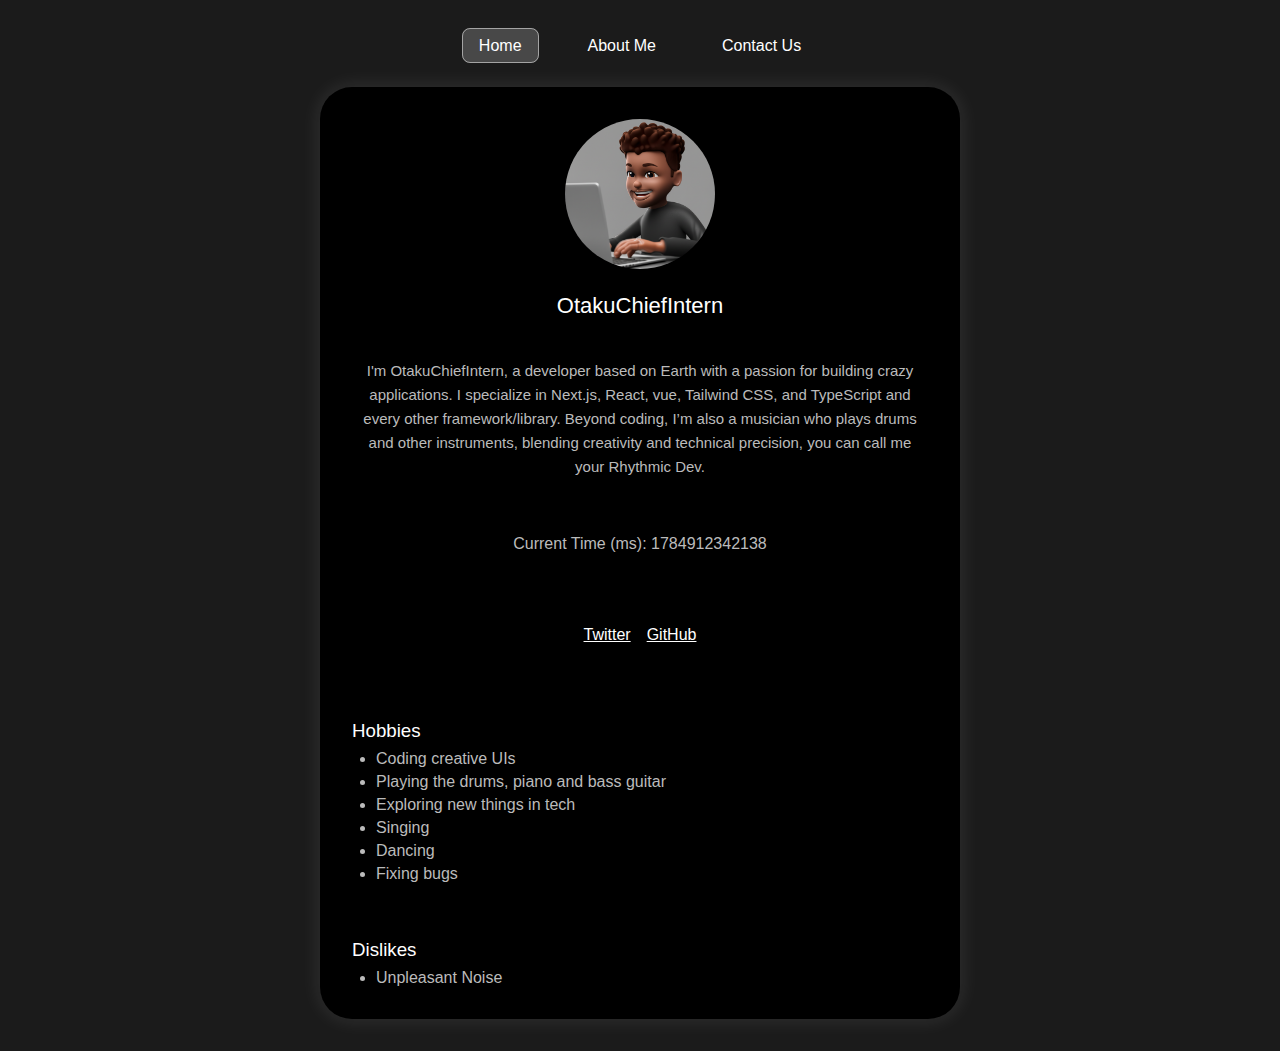
<file: index.html>
<!DOCTYPE html>
<html lang="en">
  <head>
    <meta charset="UTF-8" />
    <meta name="viewport" content="width=device-width, initial-scale=1.0" />
    <link rel="stylesheet" href="./style.css" />
    <title>OtakuChiefIntern's Profile Card</title>
  </head>
  <body>
    <nav class="main-nav" >
      <ul>
        <li><a href="index.html" class="active">Home</a></li>
        <li><a href="about.html">About Me</a></li>
        <li><a href="contact.html">Contact Us</a></li>
      </ul>
    </nav>

    <article data-testid="test-profile-card" class="profile-card">
      <header class="profile-header">
        <figure class="avatar">
          <img
            src="./images/slackDisplayPicture(250px by 250px).png"
            alt="Profile photo of OtakuChiefIntern"
            data-testid="test-user-avatar"
          />
        </figure>
        <h2 data-testid="test-user-name">OtakuChiefIntern</h2>
      </header>

      <p data-testid="test-user-bio" class="bio">
        I'm OtakuChiefIntern, a developer based on Earth with a passion for
        building crazy applications. I specialize in Next.js, React, vue,
        Tailwind CSS, and TypeScript and every other framework/library.
        Beyond coding, I’m also a musician who plays drums and other
        instruments, blending creativity and technical precision, you can call
        me your Rhythmic Dev.
      </p>

      <section class="time-section">
        <strong>Current Time (ms):</strong>
        <span data-testid="test-user-time" id="user-time"></span>
      </section>

      <nav data-testid="test-user-social-links" class="social-links">
        <ul>
          <li>
            <a
              href="https://x.com/PrimoCrypt"
              target="_blank"
              rel="noopener noreferrer"
              data-testid="test-user-social-twitter"
            >
              Twitter
            </a>
          </li>
          <li>
            <a
              href="https://github.com/PrimoCrypt"
              target="_blank"
              rel="noopener noreferrer"
              data-testid="test-user-social-github"
            >
              GitHub
            </a>
          </li>
        </ul>
      </nav>

      <section data-testid="test-user-hobbies" class="hobbies">
        <h3>Hobbies</h3>
        <ul>
          <li>Coding creative UIs</li>
          <li>Playing the drums, piano and bass guitar</li>
          <li>Exploring new things in tech</li>
          <li>Singing</li>
          <li>Dancing</li>
          <li>Fixing bugs</li>
        </ul>
      </section>

      <section data-testid="test-user-dislikes" class="dislikes">
        <h3>Dislikes</h3>
        <ul>
          <li>Unpleasant Noise</li>
        </ul>
      </section>
    </article>

    <script>
      function updateTime() {
        const timeElement = document.getElementById("user-time");
        timeElement.textContent = Date.now();
      }

      updateTime();
      setInterval(updateTime, 1000);
    </script>
  </body>
</html>
</file>
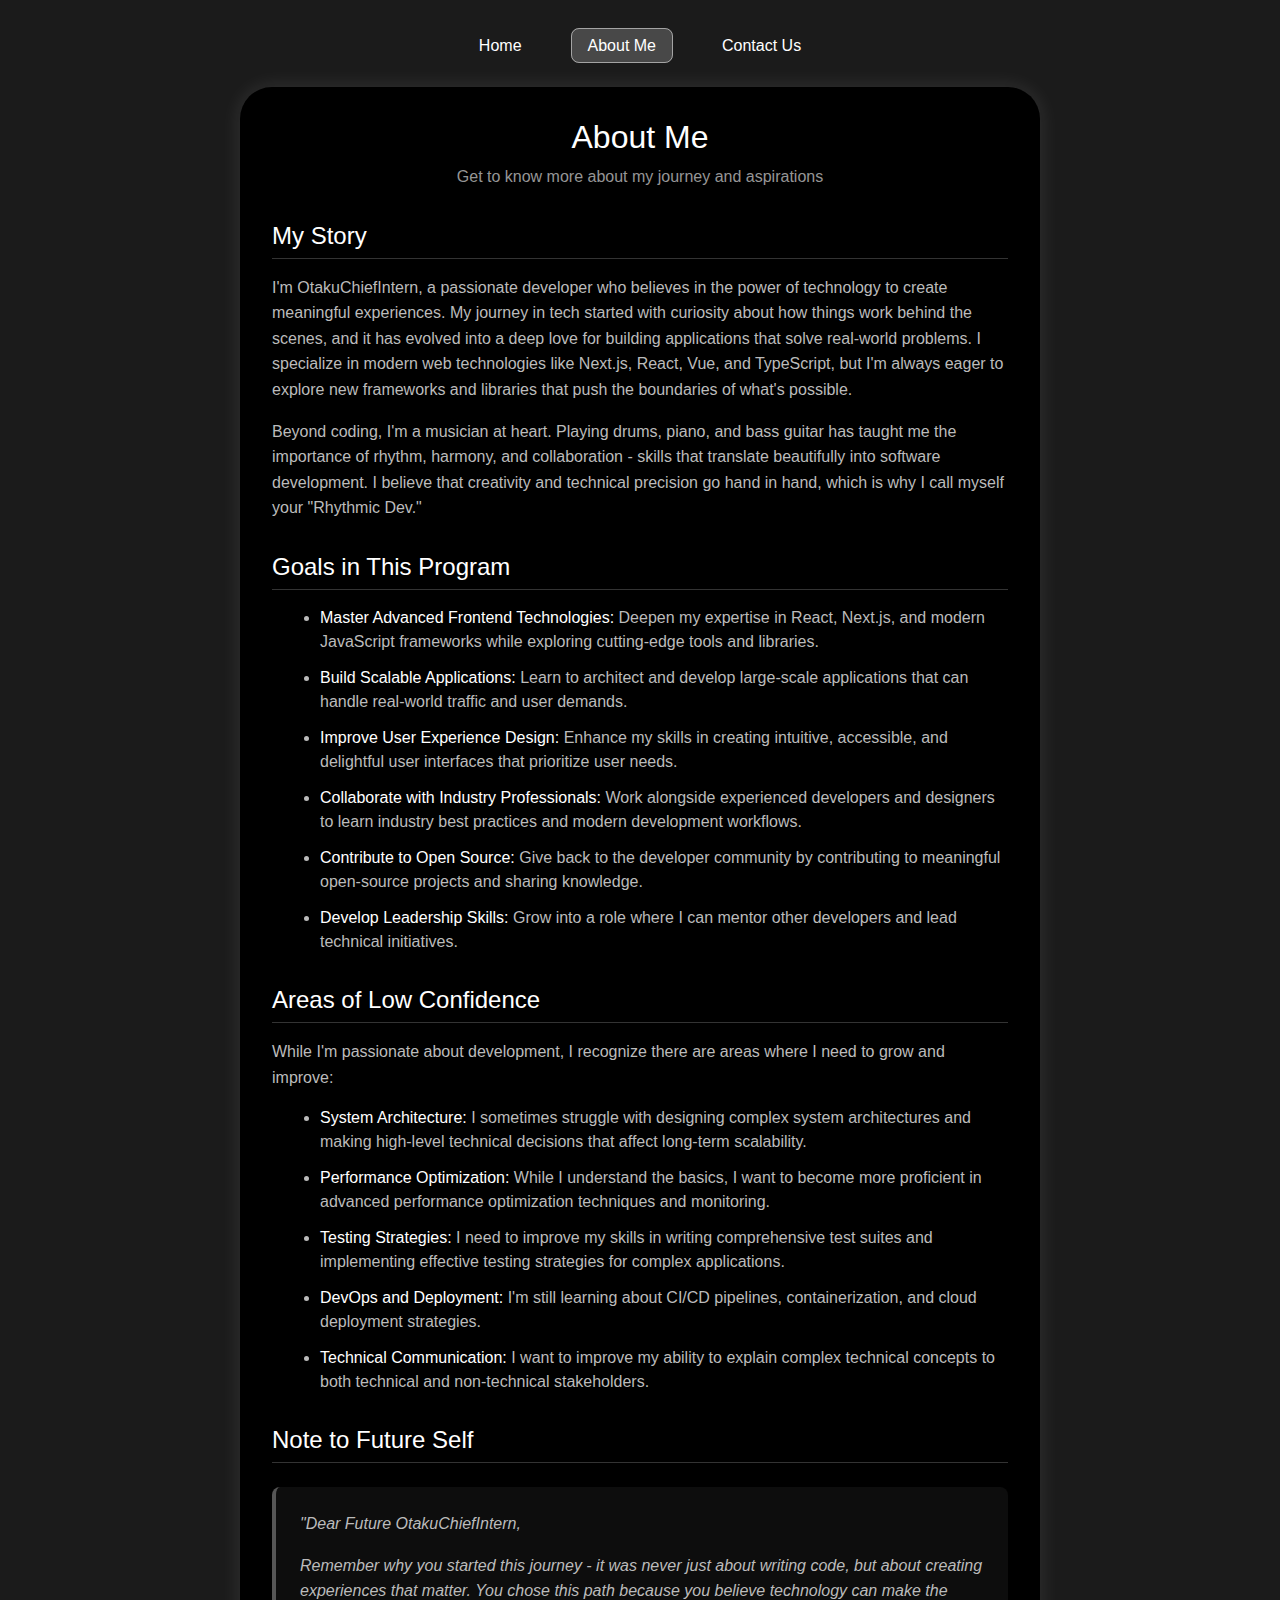
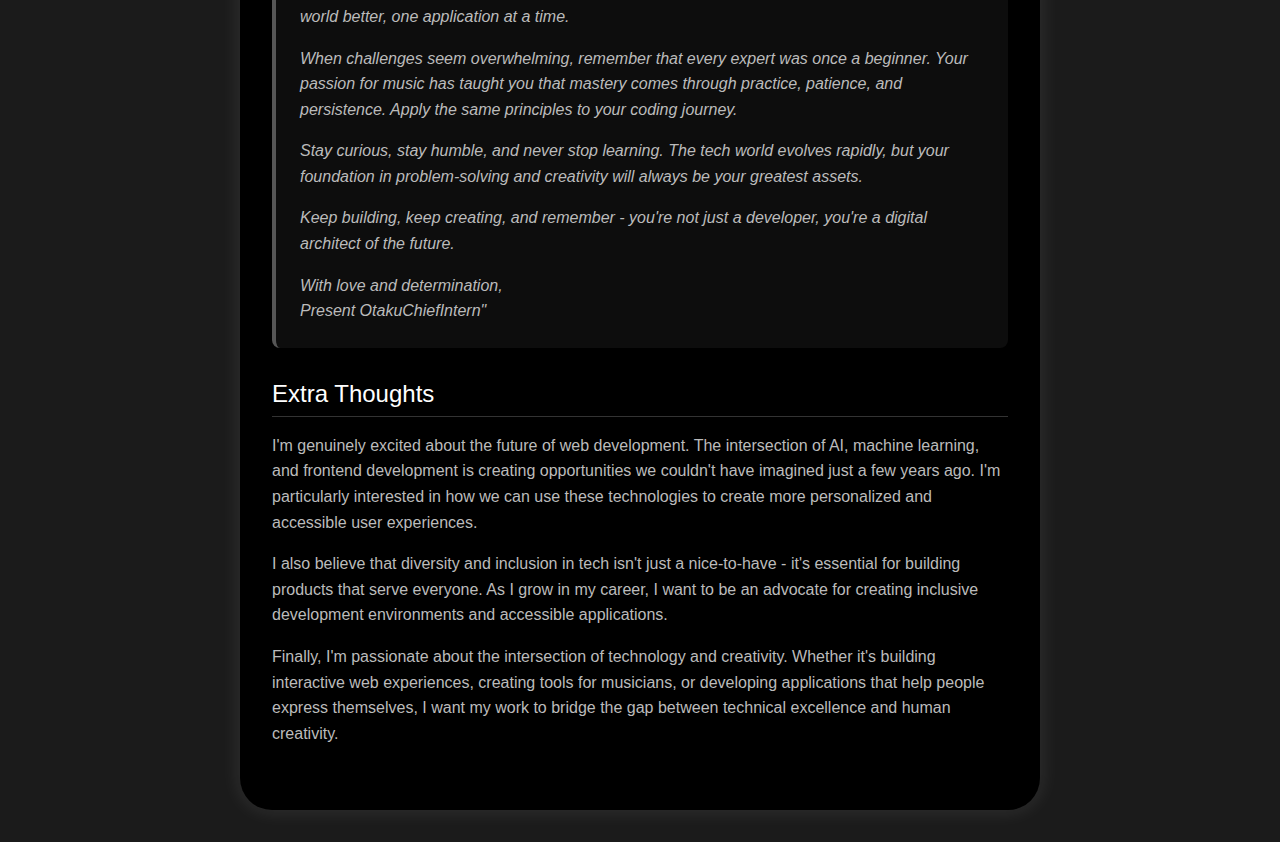
<file: about.html>
<!DOCTYPE html>
<html lang="en">
  <head>
    <meta charset="UTF-8" />
    <meta name="viewport" content="width=device-width, initial-scale=1.0" />
    <link rel="stylesheet" href="./style.css" />
    <title>About Me - OtakuChiefIntern</title>
  </head>
  <body>
    <nav class="main-nav">
      <ul>
        <li><a href="index.html">Home</a></li>
        <li><a href="about.html" class="active">About Me</a></li>
        <li><a href="contact.html">Contact Us</a></li>
      </ul>
    </nav>

    <main data-testid="test-about-page" class="about-page">
      <header class="page-header">
        <h1>About Me</h1>
        <p>Get to know more about my journey and aspirations</p>
      </header>

      <section class="bio-section" data-testid="test-about-bio">
        <h2>My Story</h2>
        <p>
          I'm OtakuChiefIntern, a passionate developer who believes in the power of technology to create meaningful experiences. 
          My journey in tech started with curiosity about how things work behind the scenes, and it has evolved into a deep 
          love for building applications that solve real-world problems. I specialize in modern web technologies like Next.js, 
          React, Vue, and TypeScript, but I'm always eager to explore new frameworks and libraries that push the boundaries 
          of what's possible.
        </p>
        <p>
          Beyond coding, I'm a musician at heart. Playing drums, piano, and bass guitar has taught me the importance of 
          rhythm, harmony, and collaboration - skills that translate beautifully into software development. I believe that 
          creativity and technical precision go hand in hand, which is why I call myself your "Rhythmic Dev."
        </p>
      </section>

      <section class="goals-section" data-testid="test-about-goals">
        <h2>Goals in This Program</h2>
        <ul>
          <li>
            <strong>Master Advanced Frontend Technologies:</strong> Deepen my expertise in React, Next.js, and modern 
            JavaScript frameworks while exploring cutting-edge tools and libraries.
          </li>
          <li>
            <strong>Build Scalable Applications:</strong> Learn to architect and develop large-scale applications that 
            can handle real-world traffic and user demands.
          </li>
          <li>
            <strong>Improve User Experience Design:</strong> Enhance my skills in creating intuitive, accessible, and 
            delightful user interfaces that prioritize user needs.
          </li>
          <li>
            <strong>Collaborate with Industry Professionals:</strong> Work alongside experienced developers and designers 
            to learn industry best practices and modern development workflows.
          </li>
          <li>
            <strong>Contribute to Open Source:</strong> Give back to the developer community by contributing to meaningful 
            open-source projects and sharing knowledge.
          </li>
          <li>
            <strong>Develop Leadership Skills:</strong> Grow into a role where I can mentor other developers and lead 
            technical initiatives.
          </li>
        </ul>
      </section>

      <section class="confidence-section" data-testid="test-about-confidence">
        <h2>Areas of Low Confidence</h2>
        <p>
          While I'm passionate about development, I recognize there are areas where I need to grow and improve:
        </p>
        <ul>
          <li>
            <strong>System Architecture:</strong> I sometimes struggle with designing complex system architectures and 
            making high-level technical decisions that affect long-term scalability.
          </li>
          <li>
            <strong>Performance Optimization:</strong> While I understand the basics, I want to become more proficient 
            in advanced performance optimization techniques and monitoring.
          </li>
          <li>
            <strong>Testing Strategies:</strong> I need to improve my skills in writing comprehensive test suites and 
            implementing effective testing strategies for complex applications.
          </li>
          <li>
            <strong>DevOps and Deployment:</strong> I'm still learning about CI/CD pipelines, containerization, and 
            cloud deployment strategies.
          </li>
          <li>
            <strong>Technical Communication:</strong> I want to improve my ability to explain complex technical concepts 
            to both technical and non-technical stakeholders.
          </li>
        </ul>
      </section>

      <section class="future-note-section" data-testid="test-about-future-note">
        <h2>Note to Future Self</h2>
        <blockquote>
          <p>
            "Dear Future OtakuChiefIntern,
          </p>
          <p>
            Remember why you started this journey - it was never just about writing code, but about creating experiences 
            that matter. You chose this path because you believe technology can make the world better, one application at a time.
          </p>
          <p>
            When challenges seem overwhelming, remember that every expert was once a beginner. Your passion for music has 
            taught you that mastery comes through practice, patience, and persistence. Apply the same principles to your 
            coding journey.
          </p>
          <p>
            Stay curious, stay humble, and never stop learning. The tech world evolves rapidly, but your foundation in 
            problem-solving and creativity will always be your greatest assets.
          </p>
          <p>
            Keep building, keep creating, and remember - you're not just a developer, you're a digital architect of the future.
          </p>
          <p>
            With love and determination,<br>
            Present OtakuChiefIntern"
          </p>
        </blockquote>
      </section>

      <section class="extra-thoughts-section" data-testid="test-about-extra">
        <h2>Extra Thoughts</h2>
        <p>
          I'm genuinely excited about the future of web development. The intersection of AI, machine learning, and frontend 
          development is creating opportunities we couldn't have imagined just a few years ago. I'm particularly interested 
          in how we can use these technologies to create more personalized and accessible user experiences.
        </p>
        <p>
          I also believe that diversity and inclusion in tech isn't just a nice-to-have - it's essential for building 
          products that serve everyone. As I grow in my career, I want to be an advocate for creating inclusive development 
          environments and accessible applications.
        </p>
        <p>
          Finally, I'm passionate about the intersection of technology and creativity. Whether it's building interactive 
          web experiences, creating tools for musicians, or developing applications that help people express themselves, 
          I want my work to bridge the gap between technical excellence and human creativity.
        </p>
      </section>
    </main>
  </body>
</html>
</file>
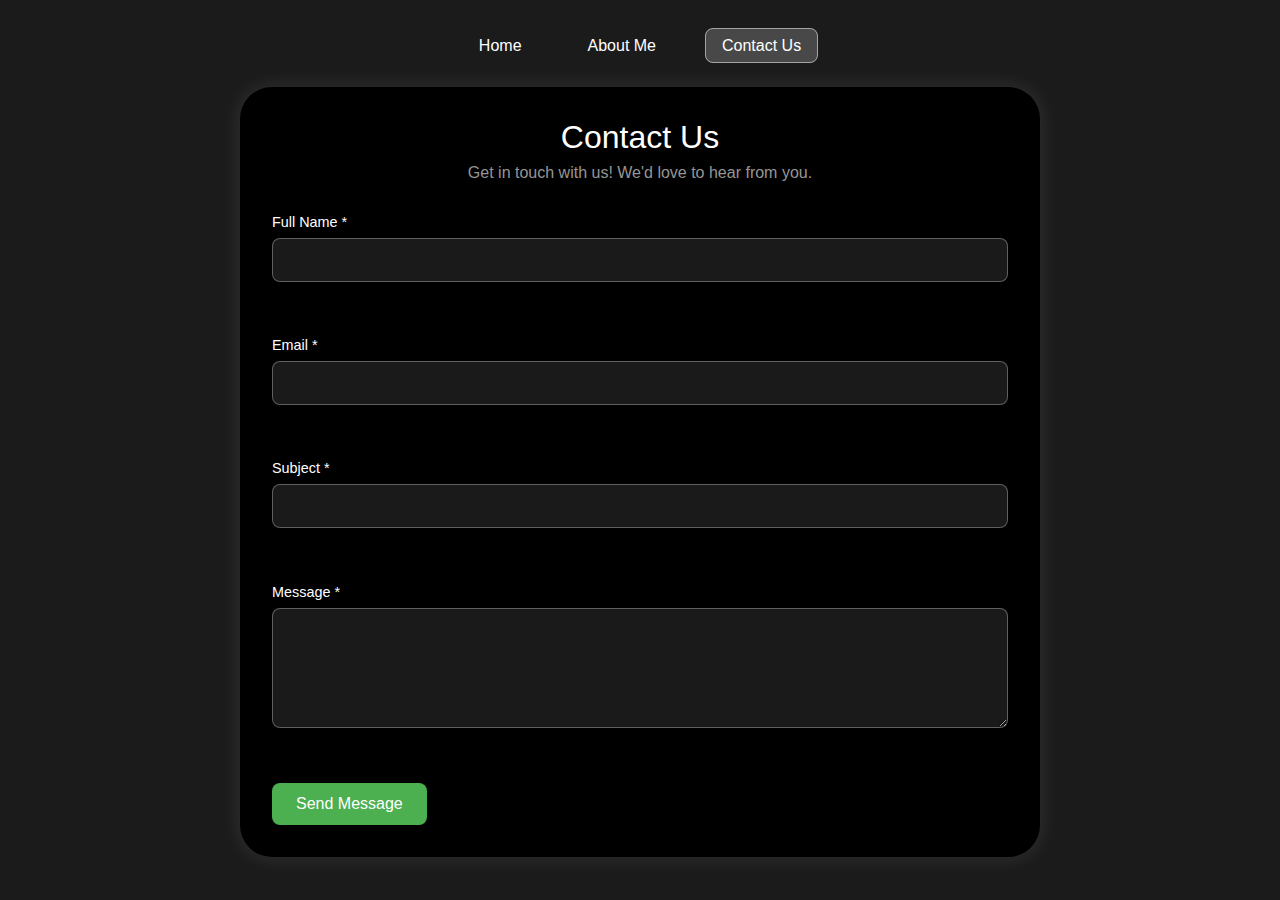
<file: contact.html>
<!DOCTYPE html>
<html lang="en">
  <head>
    <meta charset="UTF-8" />
    <meta name="viewport" content="width=device-width, initial-scale=1.0" />
    <link rel="stylesheet" href="./style.css" />
    <title>Contact Us - OtakuChiefIntern</title>
  </head>
  <body>
    <nav class="main-nav">
      <ul>
        <li><a href="index.html">Home</a></li>
        <li><a href="about.html">About Me</a></li>
        <li><a href="contact.html" class="active">Contact Us</a></li>
      </ul>
    </nav>

    <main class="contact-page" data-testid="test-contact-page">
      <header class="page-header">
        <h1>Contact Us</h1>
        <p>Get in touch with us! We'd love to hear from you.</p>
      </header>

      <form class="contact-form" data-testid="test-contact-form" novalidate>
        <div class="form-group">
          <label for="full-name" class="form-label">Full Name *</label>
          <input
            type="text"
            id="full-name"
            name="fullName"
            class="form-input"
            data-testid="test-contact-name"
            required
            aria-describedby="full-name-error"
          />
          <div id="full-name-error" class="error-message" data-testid="test-contact-error-name" role="alert" aria-live="polite"></div>
        </div>

        <div class="form-group">
          <label for="email" class="form-label">Email *</label>
          <input
            type="email"
            id="email"
            name="email"
            class="form-input"
            data-testid="test-contact-email"
            required
            aria-describedby="email-error"
          />
          <div id="email-error" class="error-message" data-testid="test-contact-error-email" role="alert" aria-live="polite"></div>
        </div>

        <div class="form-group">
          <label for="subject" class="form-label">Subject *</label>
          <input
            type="text"
            id="subject"
            name="subject"
            class="form-input"
            data-testid="test-contact-subject"
            required
            aria-describedby="subject-error"
          />
          <div id="subject-error" class="error-message" data-testid="test-contact-error-subject" role="alert" aria-live="polite"></div>
        </div>

        <div class="form-group">
          <label for="message" class="form-label">Message *</label>
          <textarea
            id="message"
            name="message"
            class="form-textarea"
            rows="5"
            data-testid="test-contact-message"
            required
            aria-describedby="message-error"
            minlength="10"
          ></textarea>
          <div id="message-error" class="error-message" data-testid="test-contact-error-message" role="alert" aria-live="polite"></div>
        </div>

        <button type="submit" class="submit-btn" data-testid="test-contact-submit">
          Send Message
        </button>

        <div class="success-message" data-testid="test-contact-success" role="alert" aria-live="polite" style="display: none;">
          Thank you for your message! We'll get back to you soon.
        </div>
      </form>
    </main>

    <script>
      document.addEventListener('DOMContentLoaded', function() {
        const form = document.querySelector('.contact-form');
        const successMessage = document.querySelector('[data-testid="test-contact-success"]');
        
        console.log('Form found:', form);
        console.log('Success message found:', successMessage);
        
        function validateField(field) {
          const value = field.value.trim();
          const fieldName = field.name;
          const fieldId = field.id;
          const errorElement = document.getElementById(`${fieldId}-error`);
          let isValid = true;
          let errorMessage = '';

          console.log('Validating field:', fieldId, 'Error element:', errorElement);

          if (errorElement) {
            errorElement.textContent = '';
          }
          field.classList.remove('error');

          if (!value) {
            errorMessage = `${fieldName === 'fullName' ? 'Full name' : fieldName.charAt(0).toUpperCase() + fieldName.slice(1)} is required.`;
            isValid = false;
          }
          else if (fieldName === 'email' && value) {
            const emailRegex = /^[^\s@]+@[^\s@]+\.[^\s@]+$/;
            if (!emailRegex.test(value)) {
              errorMessage = 'Please enter a valid email address.';
              isValid = false;
            }
          }
          else if (fieldName === 'message' && value.length < 10) {
            errorMessage = 'Message must be at least 10 characters long.';
            isValid = false;
          }

          if (!isValid) {
            if (errorElement) {
              errorElement.textContent = errorMessage;
            }
            field.classList.add('error');
            field.setAttribute('aria-invalid', 'true');
          } else {
            field.setAttribute('aria-invalid', 'false');
          }

          return isValid;
        }

        const inputs = form.querySelectorAll('input, textarea');
        const submitButton = form.querySelector('[data-testid="test-contact-submit"]');
        
        console.log('Submit button found:', submitButton);
        
        submitButton.addEventListener('click', function(e) {
          console.log('Submit button clicked!');
        });
        
        inputs.forEach(input => {
          input.addEventListener('blur', () => validateField(input));
          input.addEventListener('input', () => {
            if (input.classList.contains('error')) {
              validateField(input);
            }
          });
        });

        form.addEventListener('submit', function(e) {
          console.log('Form submit event triggered!');
          e.preventDefault();
          
          successMessage.style.display = 'none';
          
          let isFormValid = true;
          inputs.forEach(input => {
            if (!validateField(input)) {
              isFormValid = false;
            }
          });

          if (isFormValid) {
            successMessage.style.display = 'block';
            successMessage.scrollIntoView({ behavior: 'smooth' });
            
            setTimeout(() => {
              form.reset();
              inputs.forEach(input => {
                input.classList.remove('error');
                input.setAttribute('aria-invalid', 'false');
              });
            }, 1000);
          } else {
            const firstError = form.querySelector('.error');
            if (firstError) {
              firstError.focus();
            }
          }
        });
      });
    </script>
  </body>
</html>
</file>
<file: style.css>
* {
	margin: 0;
	padding: 0;
	box-sizing: border-box;
}

body {
	color: rgb(187, 187, 187);
	font-weight: 100;
	display: flex;
	flex-direction: column;
	width: 100vw;
	justify-content: flex-start;
	align-items: center;
	min-height: 100vh;
	background: rgb(27, 27, 27);
	font-family: 'Inter', sans-serif;
	padding: 2rem;
}

.profile-card {
	background-color: #000;
	border-radius: 2rem;
	padding: 2rem;
	box-shadow: 0px 0px 20px 1px rgba(255, 255, 255, 0.1);
	display: flex;
	flex-direction: column;
	justify-content: center;
	align-items: center;
	text-align: center;
	max-width: 30rem;
	width: 100%;
}

.avatar {
	display: flex;
	justify-content: center;
	align-items: center;
	margin-bottom: 1.5rem;
}

.avatar img {
	width: 150px;
	height: 150px;
	border-radius: 50%;
	object-fit: cover;
}

.profile-header h2 {
	color: white;
	font-weight: 400;
	font-size: 22px;
	margin-bottom: 0.5rem;
}

.bio {
	font-size: 15px;
	line-height: 1.6;
	margin-bottom: 1.5rem;
}

.time-section {
	margin-bottom: 1rem;
}

.social-links {
	margin-top: 20px;
	margin-bottom: 20px;
}

.social-links ul {
	list-style: none;
	display: flex;
	justify-content: center;
	gap: 1rem;
}

a {
	color: white;
	text-decoration: underline;
	font-weight: 400;
	transition: opacity 0.2s ease;
}

a:hover,
a:focus {
	opacity: 0.6;
	outline: none;
}

a:active {
	color: rgb(0, 0, 255);
}

section.hobbies,
section.dislikes {
	margin-top: 1.5rem;
	width: 100%;
	text-align: left;
}

section h3 {
	color: white;
	font-weight: 400;
	margin-bottom: 0.5rem;
}

section ul {
	list-style: disc;
	padding-left: 1.5rem;
}

li {
	margin-top: 5px;
}

@media (min-width: 768px) {
	.profile-card {
		flex-direction: column;
		align-items: center;
		text-align: cetner;
		gap: 2rem;
		max-width: 40rem;
	}

	.avatar {
		flex-shrink: 0;
	}

	.profile-header,
	.bio,
	.time-section,
	.social-links,
	.hobbies,
	.dislikes {
		flex: 1;
	}

	.social-links ul {
		justify-content: flex-start;
	}
}

@media (max-width: 280px) {
	body {
		padding: 1rem;
	}
	.profile-card {
		padding: 1rem;
		text-align: left;
	}

	.profile-header h2 {
		font-size: 14px;
	}

	.bio {
		font-size: 12px;
	}
	.avatar img {
		width: 120px;
		height: 120px;
	}
	.social-links ul {
		flex-direction: column;
		align-items: start;
		width: 100%;
		text-align: start;
	}

	.social-links{
		width: 100%;
	}
}

/* Navigation Styles */
.main-nav {
	width: 100%;
	max-width: 50rem;
	margin-bottom: 2rem;
}

.main-nav ul {
	list-style: none;
	display: flex;
	justify-content: center;
	gap: 2rem;
	padding: 0;
	margin: 0;
}

.main-nav a {
	color: white;
	text-decoration: none;
	font-weight: 400;
	padding: 0.5rem 1rem;
	border-radius: 0.5rem;
	transition: all 0.3s ease;
	border: 1px solid transparent;
}

.main-nav a:hover,
.main-nav a:focus {
	background-color: rgba(255, 255, 255, 0.1);
	border-color: rgba(255, 255, 255, 0.3);
	outline: none;
}

.main-nav a.active {
	background-color: rgba(255, 255, 255, 0.2);
	border-color: rgba(255, 255, 255, 0.5);
}

/* Page Layout Styles */
.contact-page,
.about-page {
	width: 100%;
	max-width: 50rem;
	background-color: #000;
	border-radius: 2rem;
	padding: 2rem;
	box-shadow: 0px 0px 20px 1px rgba(255, 255, 255, 0.1);
}

.page-header {
	text-align: center;
	margin-bottom: 2rem;
}

.page-header h1 {
	color: white;
	font-weight: 400;
	font-size: 2rem;
	margin-bottom: 0.5rem;
}

.page-header p {
	font-size: 1rem;
	opacity: 0.8;
}

/* Form Styles */
.contact-form {
	display: flex;
	flex-direction: column;
	gap: 1.5rem;
}

.form-group {
	display: flex;
	flex-direction: column;
	gap: 0.5rem;
}

.form-label {
	color: white;
	font-weight: 400;
	font-size: 0.9rem;
}

.form-input,
.form-textarea {
	background-color: rgba(255, 255, 255, 0.1);
	border: 1px solid rgba(255, 255, 255, 0.3);
	border-radius: 0.5rem;
	padding: 0.75rem;
	color: white;
	font-size: 1rem;
	font-family: inherit;
	transition: all 0.3s ease;
}

.form-input:focus,
.form-textarea:focus {
	outline: none;
	border-color: rgba(255, 255, 255, 0.6);
	background-color: rgba(255, 255, 255, 0.15);
	box-shadow: 0 0 0 2px rgba(255, 255, 255, 0.2);
}

.form-input.error,
.form-textarea.error {
	border-color: #ff6b6b;
	background-color: rgba(255, 107, 107, 0.1);
}

.form-textarea {
	resize: vertical;
	min-height: 120px;
}

.submit-btn {
	background-color: #4CAF50;
	color: white;
	border: none;
	border-radius: 0.5rem;
	padding: 0.75rem 1.5rem;
	font-size: 1rem;
	font-weight: 500;
	cursor: pointer;
	transition: all 0.3s ease;
	align-self: flex-start;
}

.submit-btn:hover,
.submit-btn:focus {
	background-color: #45a049;
	outline: none;
	box-shadow: 0 0 0 2px rgba(76, 175, 80, 0.3);
}

.submit-btn:active {
	transform: translateY(1px);
}

.error-message {
	color: #ff6b6b;
	font-size: 0.85rem;
	margin-top: 0.25rem;
	min-height: 1.2rem;
}

.success-message {
	background-color: rgba(76, 175, 80, 0.2);
	border: 1px solid #4CAF50;
	border-radius: 0.5rem;
	padding: 1rem;
	color: #4CAF50;
	text-align: center;
	font-weight: 500;
}

/* About Page Styles */
.about-page section {
	margin-bottom: 2rem;
}

.about-page h2 {
	color: white;
	font-weight: 400;
	font-size: 1.5rem;
	margin-bottom: 1rem;
	border-bottom: 1px solid rgba(255, 255, 255, 0.2);
	padding-bottom: 0.5rem;
}

.about-page p {
	line-height: 1.6;
	margin-bottom: 1rem;
}

.about-page ul {
	margin-left: 1.5rem;
	margin-bottom: 1rem;
}

.about-page li {
	margin-bottom: 0.75rem;
	line-height: 1.5;
}

.about-page strong {
	color: white;
	font-weight: 500;
}

blockquote {
	border-left: 4px solid rgba(255, 255, 255, 0.3);
	padding-left: 1.5rem;
	margin: 1.5rem 0;
	font-style: italic;
	background-color: rgba(255, 255, 255, 0.05);
	padding: 1.5rem;
	border-radius: 0.5rem;
}

blockquote p {
	margin-bottom: 1rem;
}

blockquote p:last-child {
	margin-bottom: 0;
}

/* Responsive Design for New Pages */
@media (max-width: 768px) {
	.main-nav ul {
		flex-direction: column;
		gap: 0.5rem;
		align-items: center;
	}

	.contact-page,
	.about-page {
		padding: 1.5rem;
		margin: 0 1rem;
	}

	.page-header h1 {
		font-size: 1.5rem;
	}

	.submit-btn {
		align-self: stretch;
	}
}

@media (max-width: 480px) {
	body {
		padding: 1rem;
	}

	.contact-page,
	.about-page {
		padding: 1rem;
		margin: 0;
	}

	.form-input,
	.form-textarea {
		padding: 0.5rem;
	}

	.about-page h2 {
		font-size: 1.25rem;
	}

	blockquote {
		padding: 1rem;
		margin: 1rem 0;
	}
}
</file>
